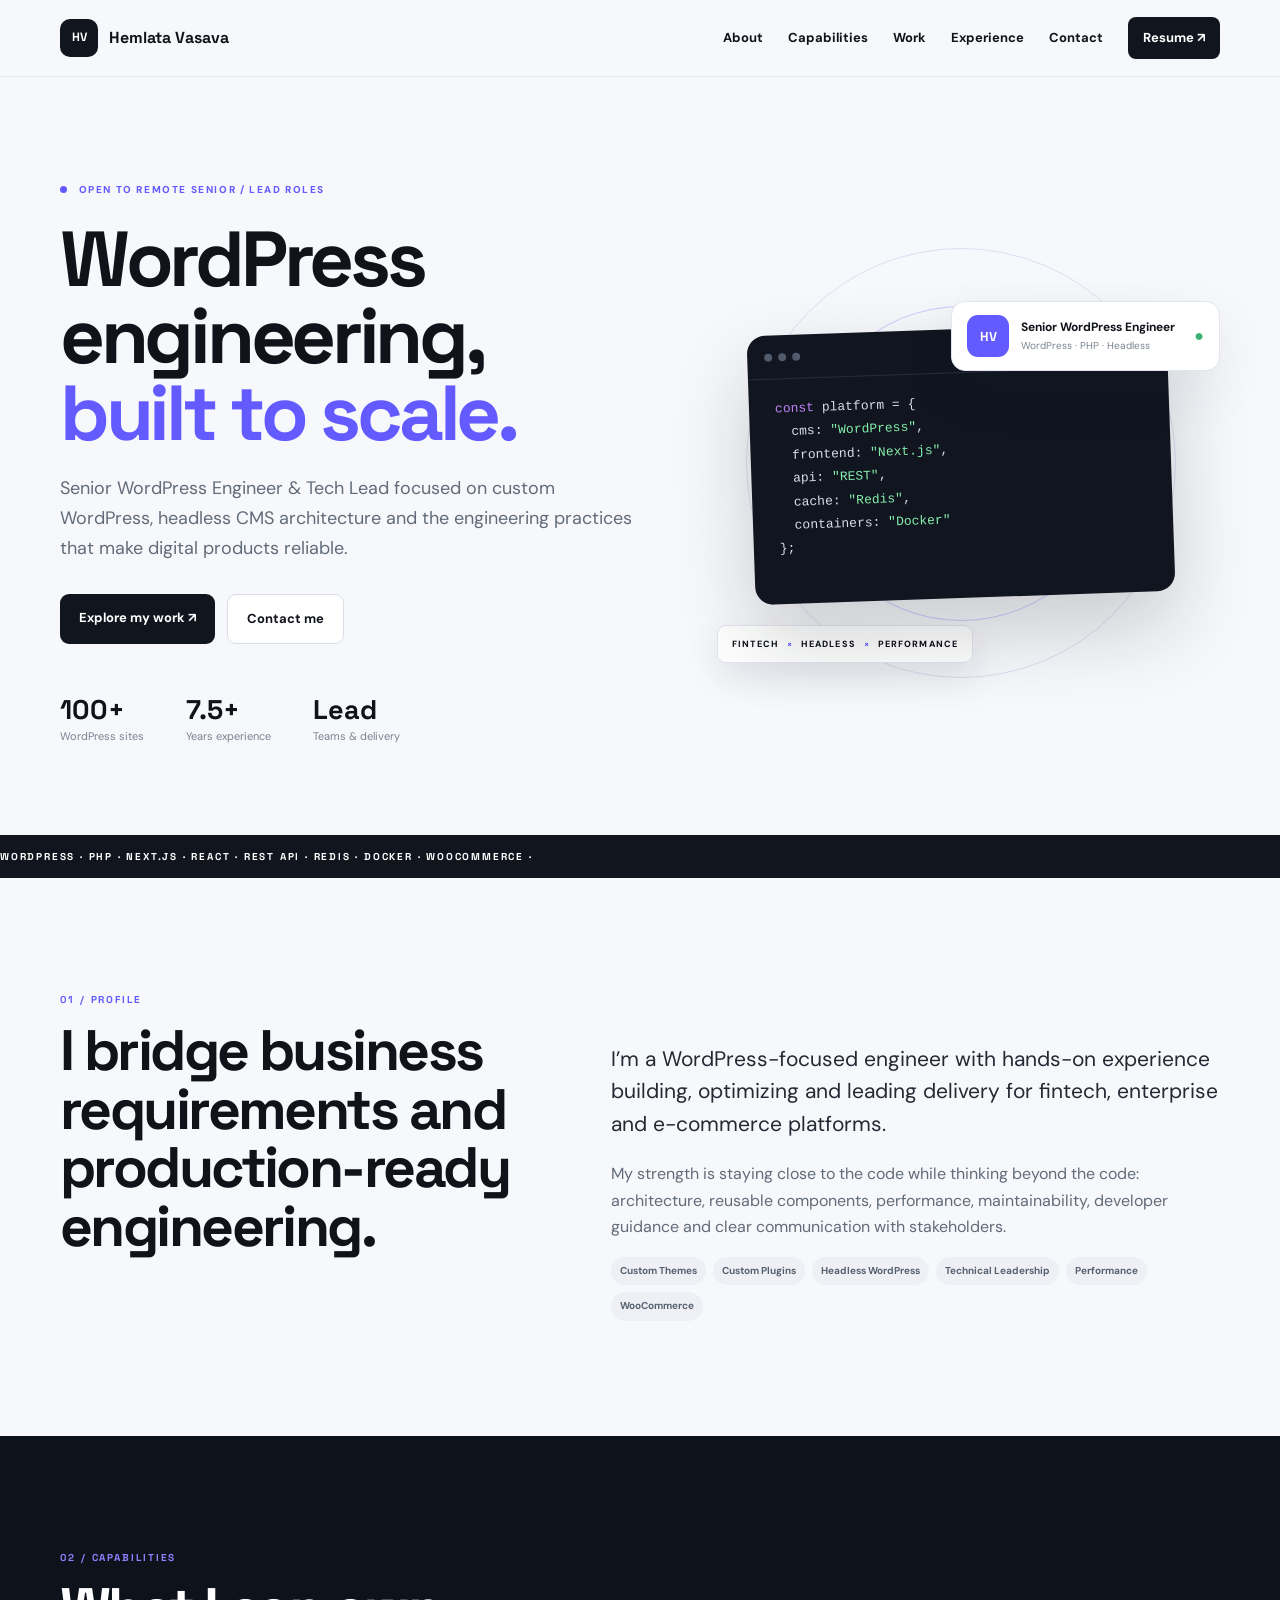
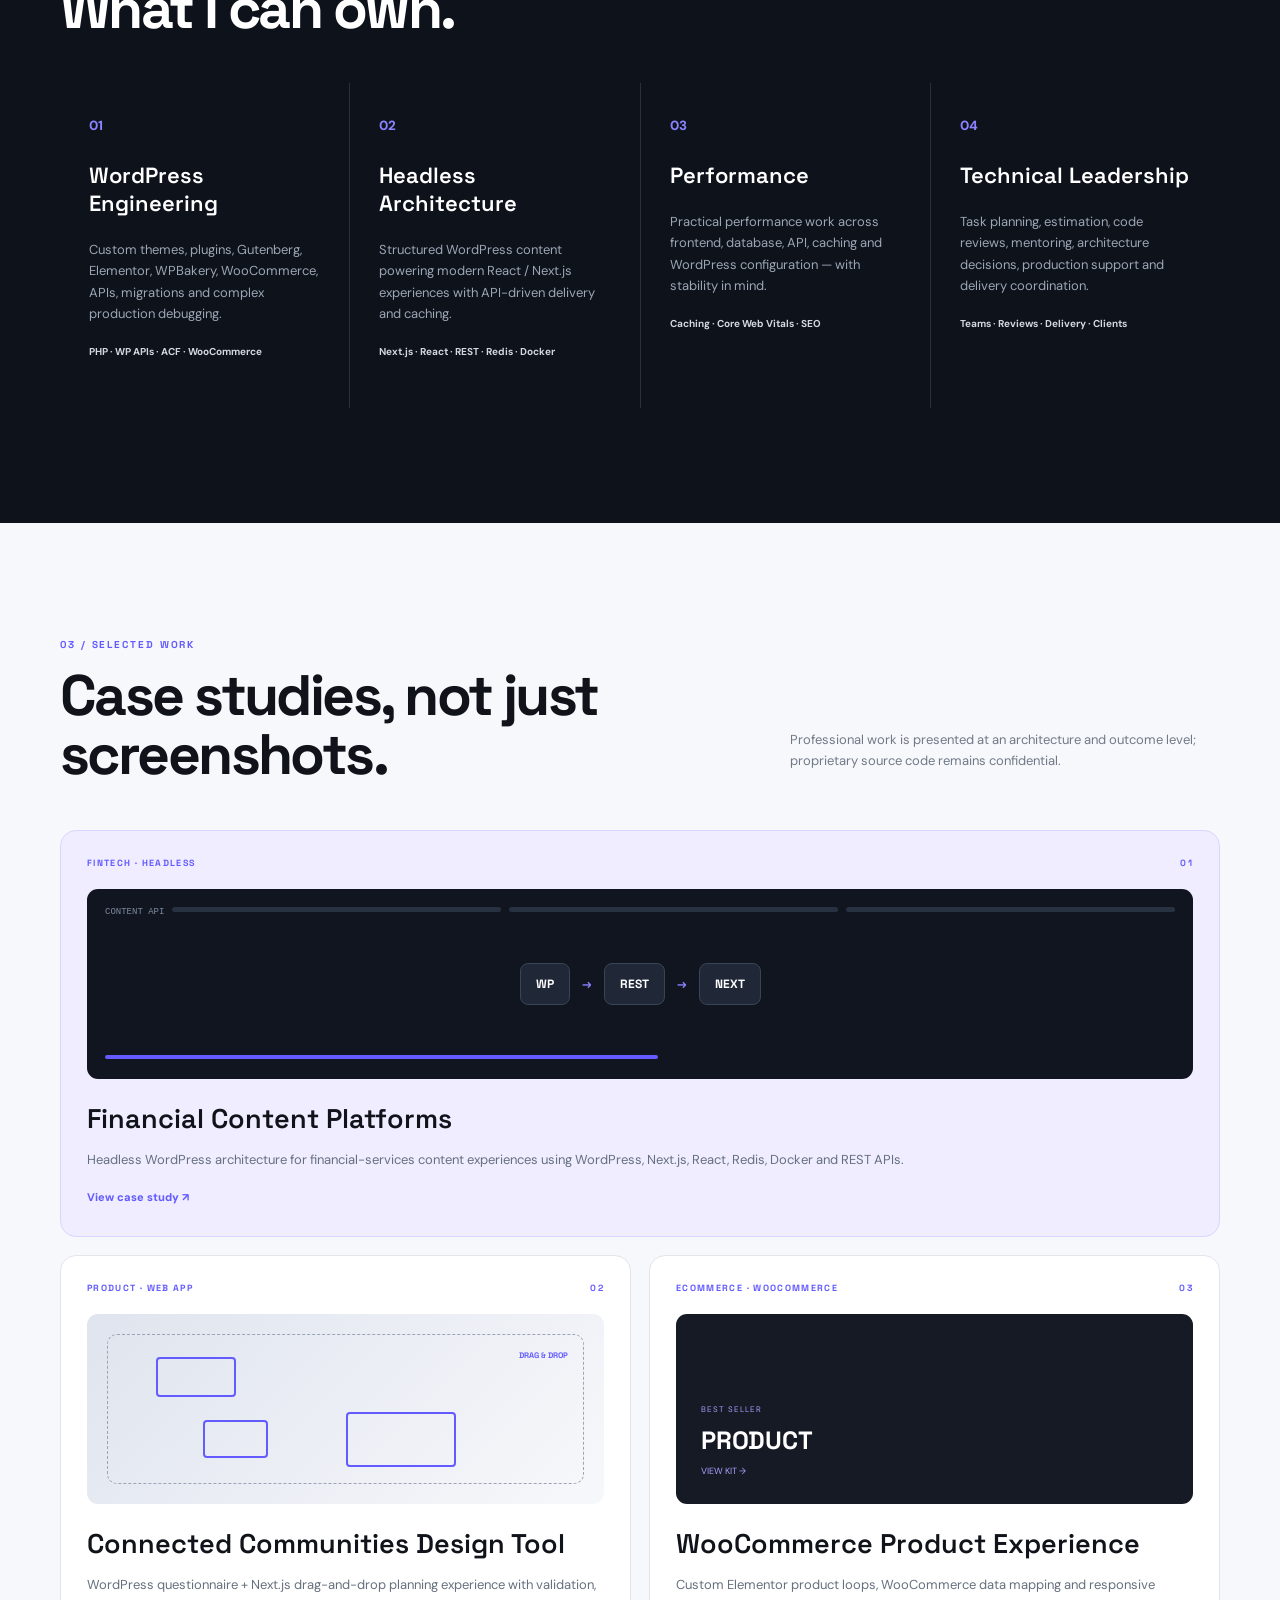
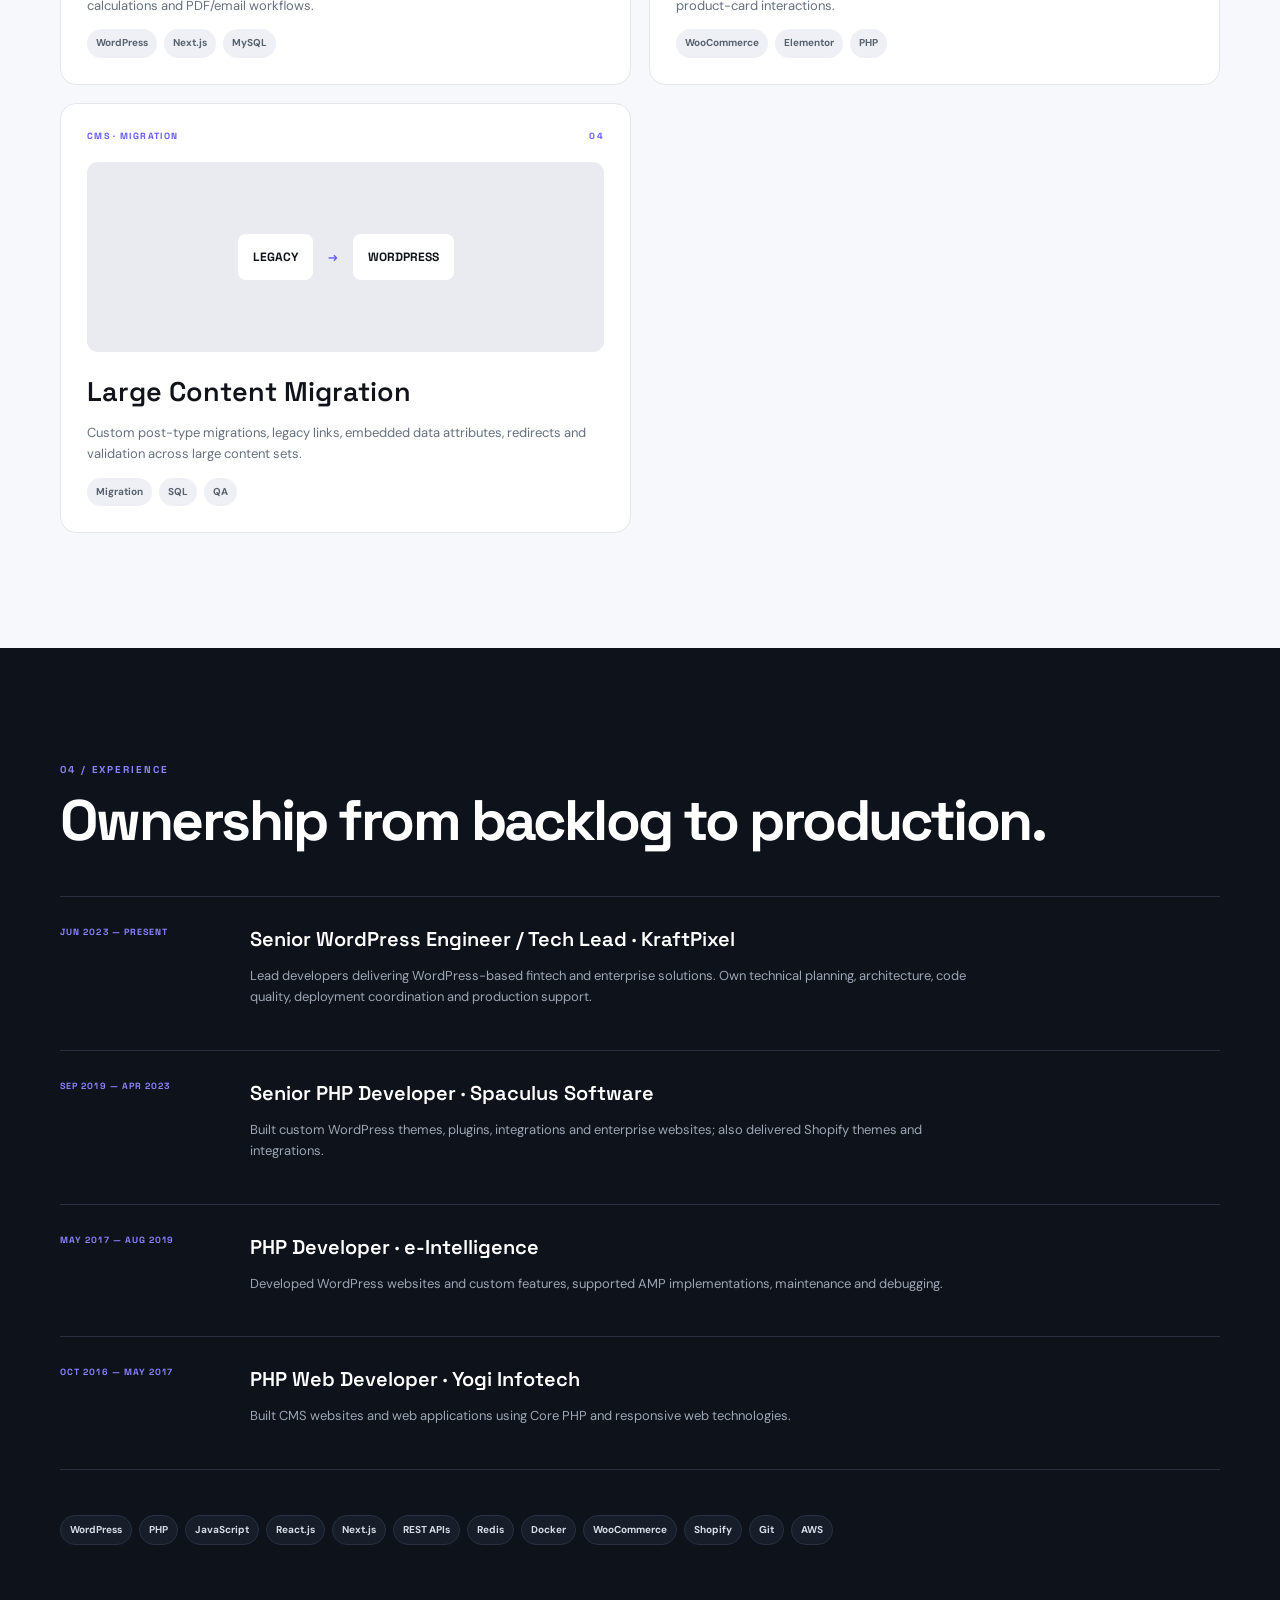
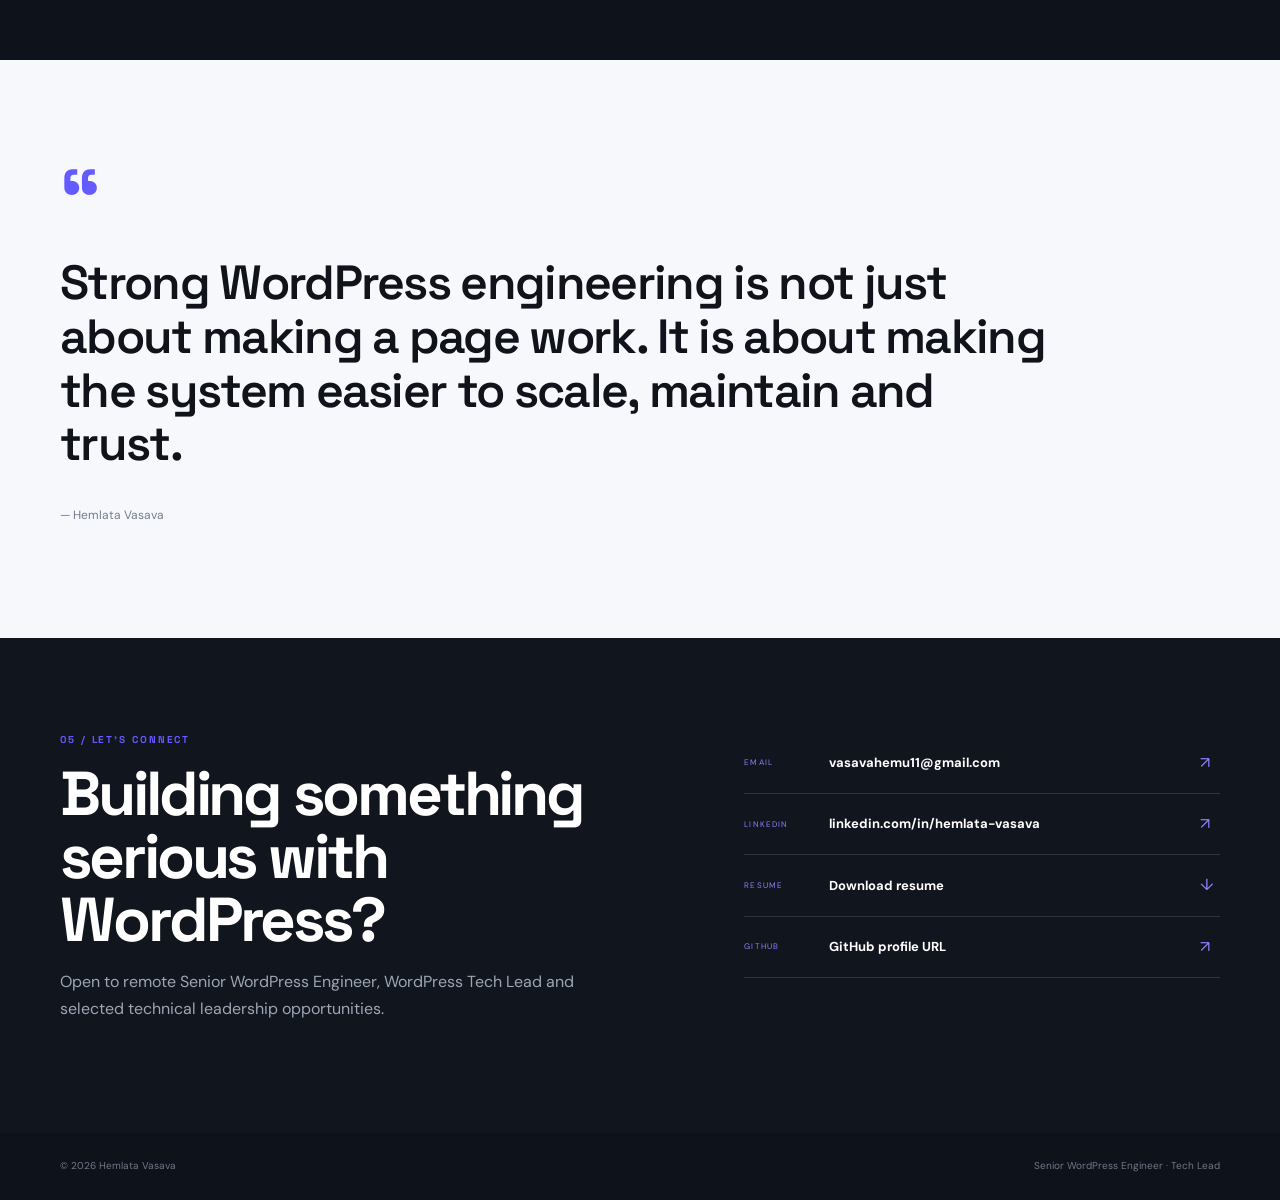
<file: index.html>
<!doctype html>
<html lang="en">
<head>
<meta charset="utf-8">
<meta name="viewport" content="width=device-width,initial-scale=1">
<title>Hemlata Vasava — Senior WordPress Engineer & Tech Lead</title>
<meta name="description" content="Hemlata Vasava — Senior WordPress Engineer and Tech Lead specializing in custom WordPress, headless WordPress, Next.js, React, PHP, performance and technical leadership.">
<link rel="preconnect" href="https://fonts.googleapis.com"><link rel="preconnect" href="https://fonts.gstatic.com" crossorigin>
<link href="https://fonts.googleapis.com/css2?family=DM+Sans:wght@400;500;600;700&family=Space+Grotesk:wght@500;600;700&display=swap" rel="stylesheet">
<link rel="stylesheet" href="assets/style.css">
</head>
<body>
<div class="progress"></div>
<header class="header"><nav class="nav shell">
<a class="logo" href="#top"><b>HV</b><span>Hemlata Vasava</span></a>
<button class="menu" aria-label="Menu">☰</button>
<div class="links"><a href="#about">About</a><a href="#capabilities">Capabilities</a><a href="#work">Work</a><a href="#experience">Experience</a><a href="#contact">Contact</a><a class="resume" href="assets/Hemlata-Vasava-Resume.pdf" download>Resume ↗</a></div>
</nav></header>

<main id="top">
<section class="hero shell">
<div class="hero-copy reveal">
<div class="availability"><span></span> OPEN TO REMOTE SENIOR / LEAD ROLES</div>
<h1>WordPress engineering,<br><i>built to scale.</i></h1>
<p class="intro">Senior WordPress Engineer &amp; Tech Lead focused on custom WordPress, headless CMS architecture and the engineering practices that make digital products reliable.</p>
<div class="actions"><a class="btn primary" href="#work">Explore my work <span>↗</span></a><a class="btn ghost" href="mailto:vasavahemu11@gmail.com">Contact me</a></div>
<div class="stats"><div><strong>100+</strong><small>WordPress sites</small></div><div><strong>7.5+</strong><small>Years experience</small></div><div><strong>Lead</strong><small>Teams &amp; delivery</small></div></div>
</div>
<div class="hero-art reveal">
<div class="orbit o1"></div><div class="orbit o2"></div>
<div class="profile-card">
<div class="avatar">HV</div>
<div><b>Senior WordPress Engineer</b><small>WordPress · PHP · Headless</small></div>
<div class="signal">●</div>
</div>
<div class="code-card"><div class="dots"><span></span><span></span><span></span><em>architecture.ts</em></div>
<pre><code><span>const</span> platform = {
  cms: <strong>"WordPress"</strong>,
  frontend: <strong>"Next.js"</strong>,
  api: <strong>"REST"</strong>,
  cache: <strong>"Redis"</strong>,
  containers: <strong>"Docker"</strong>
};</code></pre></div>
<div class="floating">FINTECH <b>×</b> HEADLESS <b>×</b> PERFORMANCE</div>
</div>
</section>

<section class="marquee"><div>WORDPRESS · PHP · NEXT.JS · REACT · REST API · REDIS · DOCKER · WOOCOMMERCE ·</div></section>

<section id="about" class="section shell">
<div class="eyebrow">01 / PROFILE</div>
<div class="two">
<div><h2>I bridge business requirements and production-ready engineering.</h2></div>
<div class="copy"><p class="big">I’m a WordPress-focused engineer with hands-on experience building, optimizing and leading delivery for fintech, enterprise and e-commerce platforms.</p><p>My strength is staying close to the code while thinking beyond the code: architecture, reusable components, performance, maintainability, developer guidance and clear communication with stakeholders.</p><div class="pill-row"><span>Custom Themes</span><span>Custom Plugins</span><span>Headless WordPress</span><span>Technical Leadership</span><span>Performance</span><span>WooCommerce</span></div></div>
</div>
</section>

<section id="capabilities" class="dark section">
<div class="shell"><div class="eyebrow">02 / CAPABILITIES</div><h2>What I can own.</h2>
<div class="cap-grid">
<article><small>01</small><h3>WordPress Engineering</h3><p>Custom themes, plugins, Gutenberg, Elementor, WPBakery, WooCommerce, APIs, migrations and complex production debugging.</p><b>PHP · WP APIs · ACF · WooCommerce</b></article>
<article><small>02</small><h3>Headless Architecture</h3><p>Structured WordPress content powering modern React / Next.js experiences with API-driven delivery and caching.</p><b>Next.js · React · REST · Redis · Docker</b></article>
<article><small>03</small><h3>Performance</h3><p>Practical performance work across frontend, database, API, caching and WordPress configuration — with stability in mind.</p><b>Caching · Core Web Vitals · SEO</b></article>
<article><small>04</small><h3>Technical Leadership</h3><p>Task planning, estimation, code reviews, mentoring, architecture decisions, production support and delivery coordination.</p><b>Teams · Reviews · Delivery · Clients</b></article>
</div></div>
</section>

<section id="work" class="section shell">
<div class="eyebrow">03 / SELECTED WORK</div><div class="heading-row"><h2>Case studies, not just screenshots.</h2><p>Professional work is presented at an architecture and outcome level; proprietary source code remains confidential.</p></div>
<div class="work-grid">
<a class="case featured reveal" href="projects/fintech-headless.html"><div class="case-meta"><span>FINTECH · HEADLESS</span><b>01</b></div><div class="visual finance"><div class="mini-ui"><span>CONTENT API</span><i></i><i></i><i></i></div><div class="diagram"><span>WP</span><b>→</b><span>REST</span><b>→</b><span>NEXT</span></div><div class="mini-line"></div></div><h3>Financial Content Platforms</h3><p>Headless WordPress architecture for financial-services content experiences using WordPress, Next.js, React, Redis, Docker and REST APIs.</p><span class="learn">View case study ↗</span></a>
<article class="case reveal"><div class="case-meta"><span>PRODUCT · WEB APP</span><b>02</b></div><div class="visual canvas"><div class="map"><span></span><span></span><span></span><i>DRAG &amp; DROP</i></div></div><h3>Connected Communities Design Tool</h3><p>WordPress questionnaire + Next.js drag-and-drop planning experience with validation, calculations and PDF/email workflows.</p><div class="tags"><span>WordPress</span><span>Next.js</span><span>MySQL</span></div></article>
<article class="case reveal"><div class="case-meta"><span>ECOMMERCE · WOOCOMMERCE</span><b>03</b></div><div class="visual shop"><div class="product-ui"><span>BEST SELLER</span><b>PRODUCT</b><i>VIEW KIT →</i></div></div><h3>WooCommerce Product Experience</h3><p>Custom Elementor product loops, WooCommerce data mapping and responsive product-card interactions.</p><div class="tags"><span>WooCommerce</span><span>Elementor</span><span>PHP</span></div></article>
<article class="case reveal"><div class="case-meta"><span>CMS · MIGRATION</span><b>04</b></div><div class="visual migration"><div class="migrate"><span>LEGACY</span><b>→</b><span>WORDPRESS</span></div></div><h3>Large Content Migration</h3><p>Custom post-type migrations, legacy links, embedded data attributes, redirects and validation across large content sets.</p><div class="tags"><span>Migration</span><span>SQL</span><span>QA</span></div></article>
</div>
</section>

<section id="experience" class="dark section">
<div class="shell"><div class="eyebrow">04 / EXPERIENCE</div><h2>Ownership from backlog to production.</h2>
<div class="timeline">
<div><span>JUN 2023 — PRESENT</span><article><h3>Senior WordPress Engineer / Tech Lead · KraftPixel</h3><p>Lead developers delivering WordPress-based fintech and enterprise solutions. Own technical planning, architecture, code quality, deployment coordination and production support.</p></article></div>
<div><span>SEP 2019 — APR 2023</span><article><h3>Senior PHP Developer · Spaculus Software</h3><p>Built custom WordPress themes, plugins, integrations and enterprise websites; also delivered Shopify themes and integrations.</p></article></div>
<div><span>MAY 2017 — AUG 2019</span><article><h3>PHP Developer · e-Intelligence</h3><p>Developed WordPress websites and custom features, supported AMP implementations, maintenance and debugging.</p></article></div>
<div><span>OCT 2016 — MAY 2017</span><article><h3>PHP Web Developer · Yogi Infotech</h3><p>Built CMS websites and web applications using Core PHP and responsive web technologies.</p></article></div>
</div>
<div class="stack"><span>WordPress</span><span>PHP</span><span>JavaScript</span><span>React.js</span><span>Next.js</span><span>REST APIs</span><span>Redis</span><span>Docker</span><span>WooCommerce</span><span>Shopify</span><span>Git</span><span>AWS</span></div>
</div>
</section>

<section class="quote section shell"><div class="quote-mark">“</div><blockquote>Strong WordPress engineering is not just about making a page work. It is about making the system easier to scale, maintain and trust.</blockquote><span>— Hemlata Vasava</span></section>

<section id="contact" class="contact"><div class="shell contact-box"><div><div class="eyebrow">05 / LET'S CONNECT</div><h2>Building something serious with WordPress?</h2><p>Open to remote Senior WordPress Engineer, WordPress Tech Lead and selected technical leadership opportunities.</p></div><div class="contact-links"><a href="mailto:vasavahemu11@gmail.com"><small>EMAIL</small><b>vasavahemu11@gmail.com</b><span>↗</span></a><a href="https://in.linkedin.com/in/hemlata-vasava-2b31a5101" target="_blank" rel="noopener"><small>LINKEDIN</small><b>linkedin.com/in/hemlata-vasava</b><span>↗</span></a><a href="assets/Hemlata-Vasava-Resume.pdf" download><small>RESUME</small><b>Download resume</b><span>↓</span></a><a href="https://github.com/hemlatavsv" target="_blank"><small>GITHUB</small><b>GitHub profile URL</b><span>↗</span></a></div></div></section>
</main>
<footer><div class="shell"><span>© 2026 Hemlata Vasava</span><span>Senior WordPress Engineer · Tech Lead</span></div></footer>
<script src="assets/script.js"></script>
</body></html>
</file>
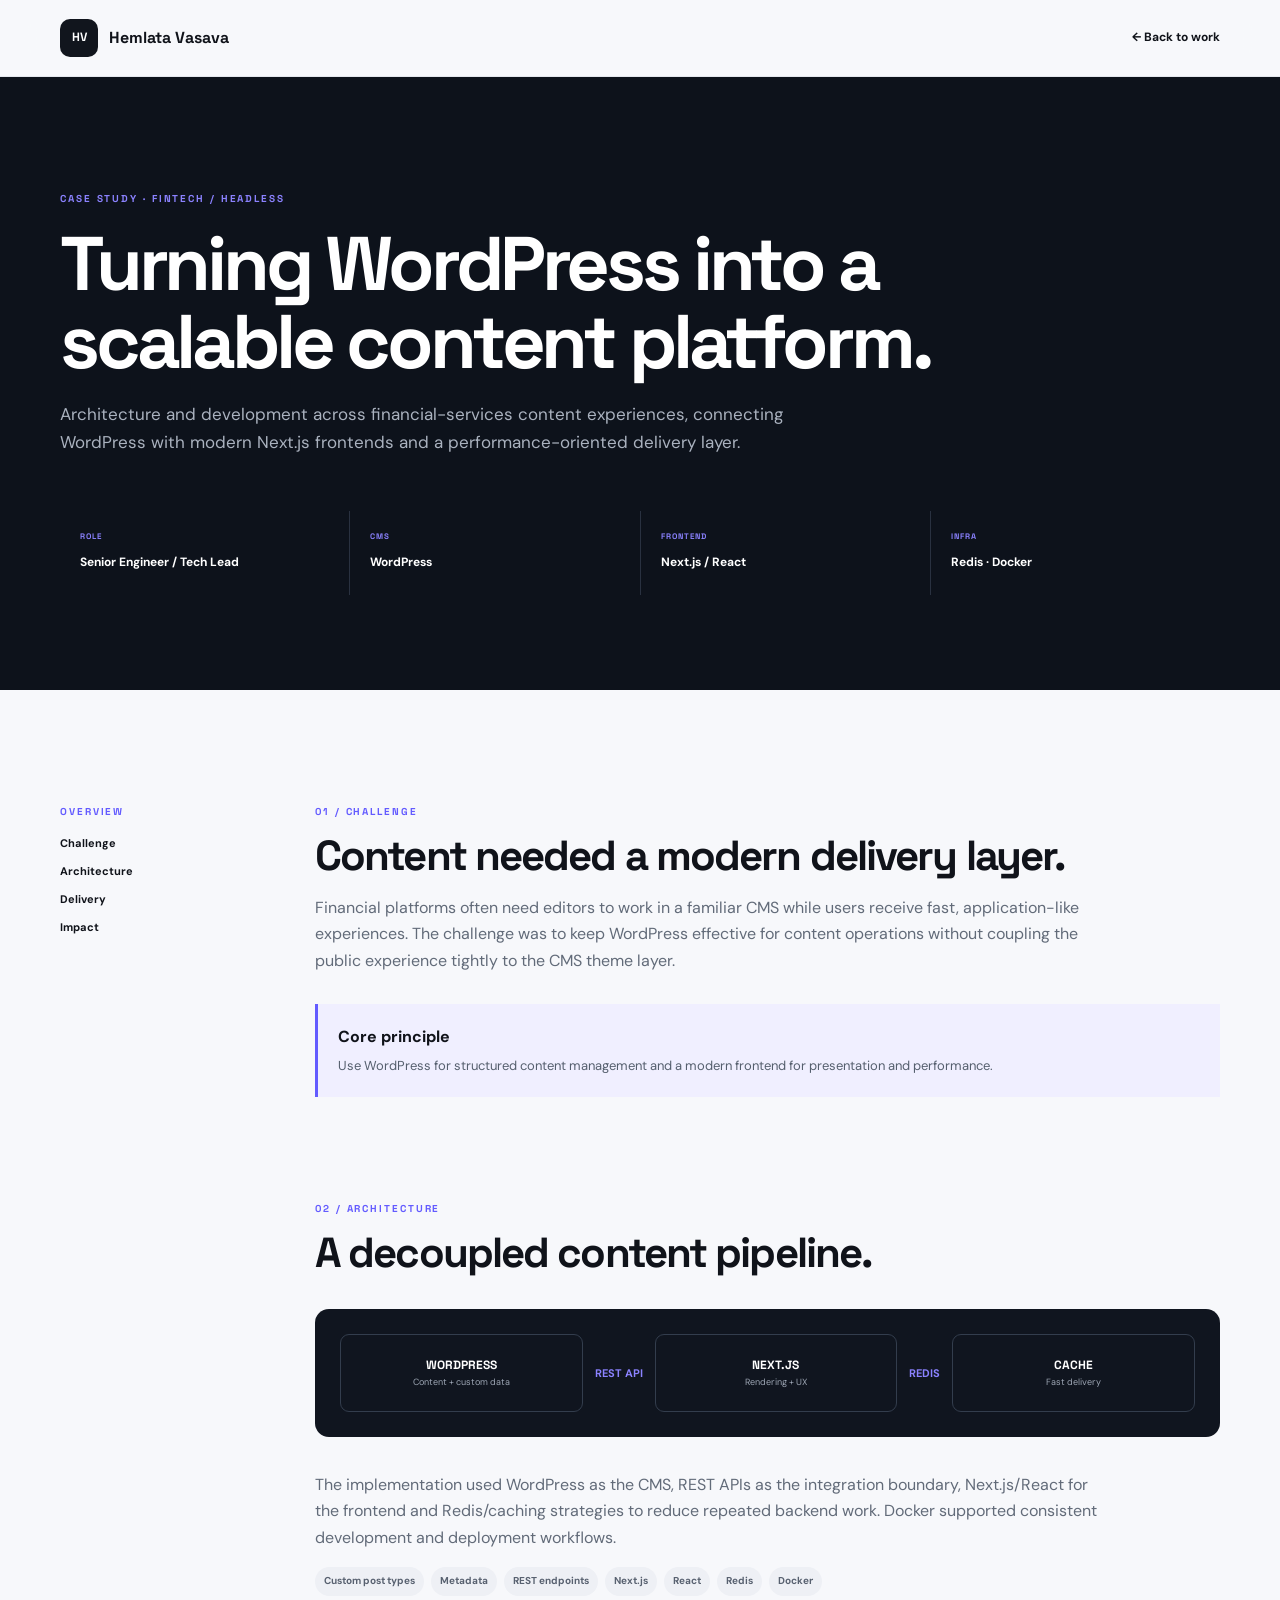
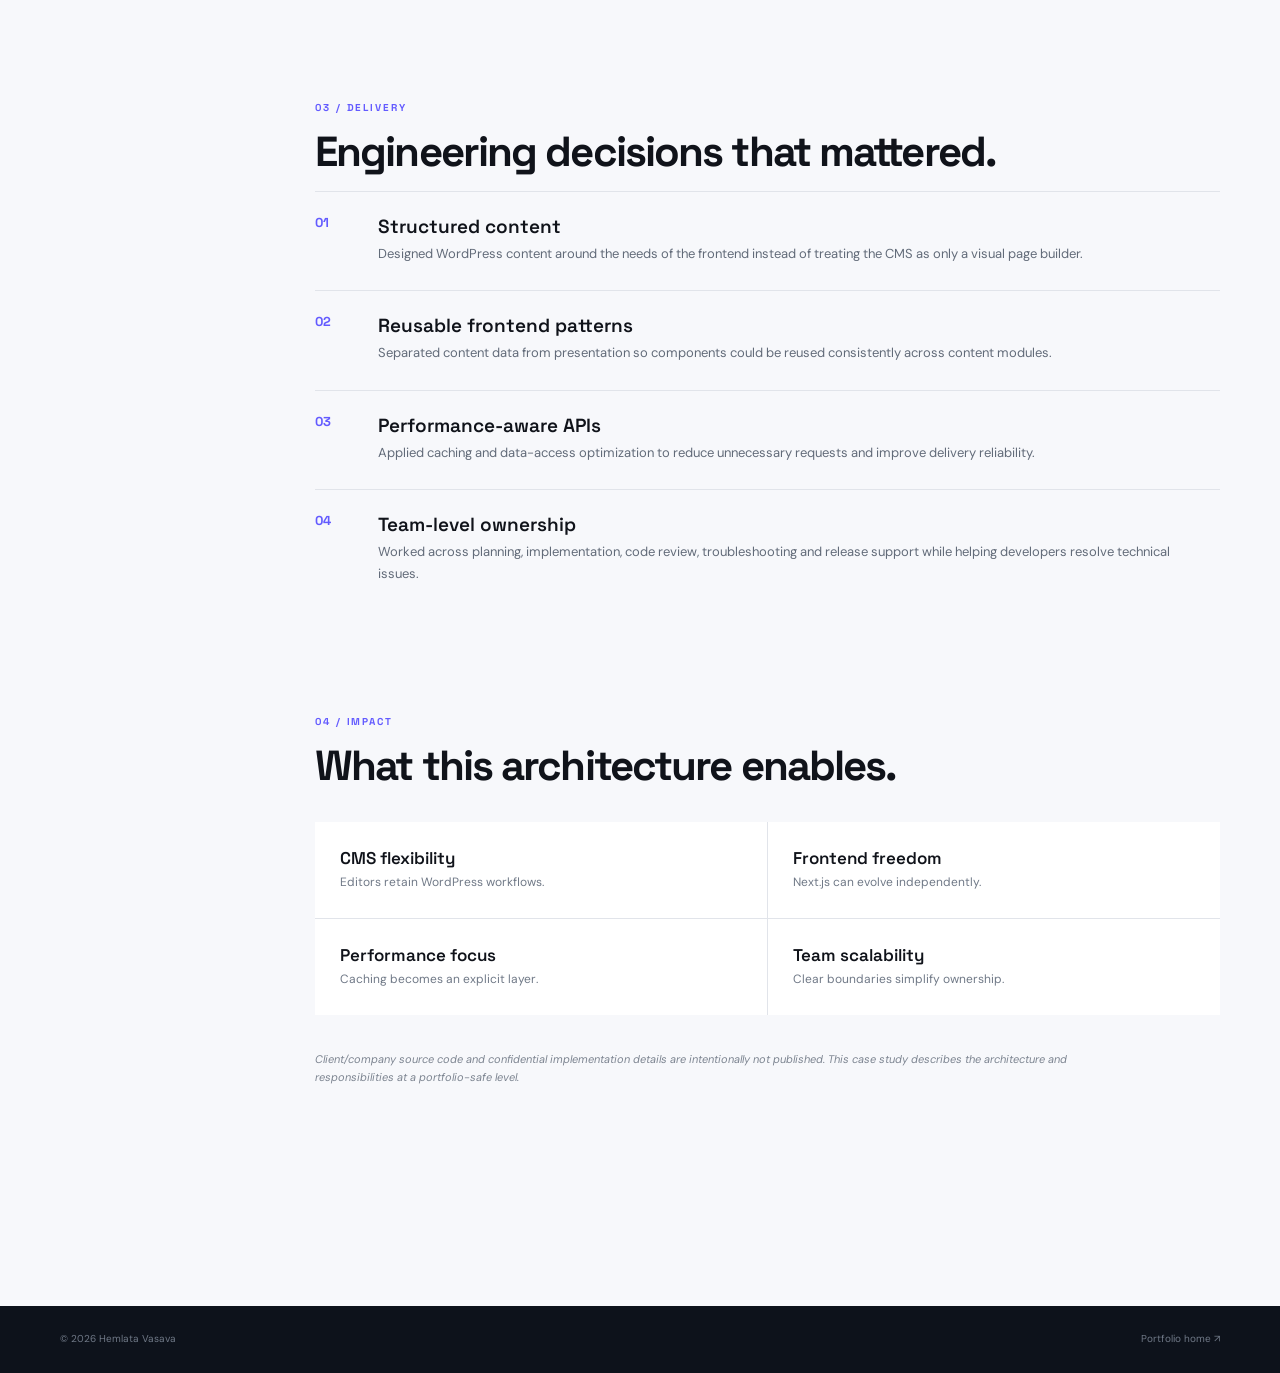
<file: projects/fintech-headless.html>
<!doctype html>
<html lang="en"><head><meta charset="utf-8"><meta name="viewport" content="width=device-width,initial-scale=1">
<title>Financial Content Platforms — Hemlata Vasava</title>
<meta name="description" content="Case study: headless WordPress architecture for financial-services content platforms.">
<link rel="preconnect" href="https://fonts.googleapis.com"><link rel="preconnect" href="https://fonts.gstatic.com" crossorigin>
<link href="https://fonts.googleapis.com/css2?family=DM+Sans:wght@400;500;600;700&family=Space+Grotesk:wght@500;600;700&display=swap" rel="stylesheet"><link rel="stylesheet" href="../assets/style.css"></head>
<body class="case-page">
<header class="header"><nav class="nav shell"><a class="logo" href="../index.html"><b>HV</b><span>Hemlata Vasava</span></a><a class="back" href="../index.html#work">← Back to work</a></nav></header>
<main>
<section class="case-hero dark"><div class="shell"><div class="eyebrow">CASE STUDY · FINTECH / HEADLESS</div><h1>Turning WordPress into a scalable content platform.</h1><p>Architecture and development across financial-services content experiences, connecting WordPress with modern Next.js frontends and a performance-oriented delivery layer.</p><div class="case-stats"><div><small>ROLE</small><b>Senior Engineer / Tech Lead</b></div><div><small>CMS</small><b>WordPress</b></div><div><small>FRONTEND</small><b>Next.js / React</b></div><div><small>INFRA</small><b>Redis · Docker</b></div></div></div></section>
<section class="section shell"><div class="case-layout"><aside><div class="eyebrow">OVERVIEW</div><nav><a href="#challenge">Challenge</a><a href="#architecture">Architecture</a><a href="#delivery">Delivery</a><a href="#impact">Impact</a></nav></aside><article class="case-content">
<section id="challenge"><div class="eyebrow">01 / CHALLENGE</div><h2>Content needed a modern delivery layer.</h2><p>Financial platforms often need editors to work in a familiar CMS while users receive fast, application-like experiences. The challenge was to keep WordPress effective for content operations without coupling the public experience tightly to the CMS theme layer.</p><div class="callout"><b>Core principle</b><span>Use WordPress for structured content management and a modern frontend for presentation and performance.</span></div></section>
<section id="architecture"><div class="eyebrow">02 / ARCHITECTURE</div><h2>A decoupled content pipeline.</h2><div class="arch"><div>WORDPRESS<br><small>Content + custom data</small></div><b>REST API</b><div>NEXT.JS<br><small>Rendering + UX</small></div><b>REDIS</b><div>CACHE<br><small>Fast delivery</small></div></div><p>The implementation used WordPress as the CMS, REST APIs as the integration boundary, Next.js/React for the frontend and Redis/caching strategies to reduce repeated backend work. Docker supported consistent development and deployment workflows.</p><div class="tech-list"><span>Custom post types</span><span>Metadata</span><span>REST endpoints</span><span>Next.js</span><span>React</span><span>Redis</span><span>Docker</span></div></section>
<section id="delivery"><div class="eyebrow">03 / DELIVERY</div><h2>Engineering decisions that mattered.</h2><div class="decision"><b>01</b><div><h3>Structured content</h3><p>Designed WordPress content around the needs of the frontend instead of treating the CMS as only a visual page builder.</p></div></div><div class="decision"><b>02</b><div><h3>Reusable frontend patterns</h3><p>Separated content data from presentation so components could be reused consistently across content modules.</p></div></div><div class="decision"><b>03</b><div><h3>Performance-aware APIs</h3><p>Applied caching and data-access optimization to reduce unnecessary requests and improve delivery reliability.</p></div></div><div class="decision"><b>04</b><div><h3>Team-level ownership</h3><p>Worked across planning, implementation, code review, troubleshooting and release support while helping developers resolve technical issues.</p></div></div></section>
<section id="impact"><div class="eyebrow">04 / IMPACT</div><h2>What this architecture enables.</h2><div class="impact-grid"><div><b>CMS flexibility</b><span>Editors retain WordPress workflows.</span></div><div><b>Frontend freedom</b><span>Next.js can evolve independently.</span></div><div><b>Performance focus</b><span>Caching becomes an explicit layer.</span></div><div><b>Team scalability</b><span>Clear boundaries simplify ownership.</span></div></div><p class="note">Client/company source code and confidential implementation details are intentionally not published. This case study describes the architecture and responsibilities at a portfolio-safe level.</p></section>
</article></div></section>
</main>
<footer><div class="shell"><span>© 2026 Hemlata Vasava</span><a href="../index.html">Portfolio home ↗</a></div></footer>
</body></html>
</file>
<file: assets/style.css>
*{box-sizing:border-box}html{scroll-behavior:smooth}body{margin:0;background:#f7f8fb;color:#10131a;font-family:"DM Sans",sans-serif;line-height:1.65}a{text-decoration:none;color:inherit}.shell{width:min(1160px,92%);margin:auto}.header{position:sticky;top:0;z-index:50;background:rgba(247,248,251,.86);backdrop-filter:blur(18px);border-bottom:1px solid #e4e7ed}.nav{height:76px;display:flex;align-items:center;justify-content:space-between}.logo{display:flex;gap:11px;align-items:center;font-family:"Space Grotesk";font-weight:700}.logo b{display:grid;place-items:center;background:#11151d;color:#fff;border-radius:10px;width:38px;height:38px;font-size:12px}.links{display:flex;align-items:center;gap:25px;font-size:13px;font-weight:700}.links a:hover,.back:hover{color:#635bff}.resume{background:#11151d;color:#fff;padding:10px 15px;border-radius:8px}.menu{display:none;border:0;background:none;font-size:24px}.hero{min-height:690px;padding:105px 0 90px;display:grid;grid-template-columns:1.05fr .95fr;gap:70px;align-items:center}.availability{font-size:10px;font-weight:800;letter-spacing:.16em;color:#635bff}.availability span{display:inline-block;width:7px;height:7px;border-radius:50%;background:#635bff;margin-right:8px}.hero h1{font:700 clamp(48px,6.5vw,78px)/.99 "Space Grotesk";letter-spacing:-.055em;margin:22px 0}.hero h1 i{font-style:normal;color:#635bff}.intro{font-size:18px;color:#626b79;max-width:680px}.actions{display:flex;gap:12px;margin:31px 0 48px}.btn{padding:13px 19px;border-radius:9px;font-weight:700;font-size:13px}.primary{background:#11151d;color:#fff}.ghost{border:1px solid #d9dde5;background:#fff}.stats{display:flex;gap:42px}.stats div{display:flex;flex-direction:column}.stats strong{font:700 27px "Space Grotesk"}.stats small{font-size:11px;color:#7a8390}.hero-art{height:470px;position:relative;display:grid;place-items:center}.orbit{position:absolute;border:1px solid #dddff0;border-radius:50%}.o1{width:430px;height:430px}.o2{width:315px;height:315px;border-color:#cfcaff}.profile-card{position:absolute;z-index:3;top:73px;right:0;background:#fff;border:1px solid #e2e5ec;border-radius:14px;padding:13px 15px;display:flex;gap:12px;align-items:center;box-shadow:0 20px 55px #1b234013}.avatar{width:42px;height:42px;border-radius:11px;background:#635bff;color:#fff;display:grid;place-items:center;font:700 13px "Space Grotesk"}.profile-card b,.profile-card small{display:block}.profile-card b{font-size:12px}.profile-card small{font-size:10px;color:#7b8492}.signal{color:#3bb273;margin-left:7px}.code-card{position:absolute;z-index:2;width:420px;background:#10151f;color:#d8deea;border-radius:18px;padding-bottom:25px;box-shadow:0 35px 80px #10151f32;transform:rotate(-2deg)}.dots{height:44px;border-bottom:1px solid #262d3a;padding:0 17px;display:flex;gap:6px;align-items:center}.dots span{width:8px;height:8px;border-radius:50%;background:#525b6b}.dots em{font:11px monospace;color:#6f7a8d;margin-left:auto}.code-card pre{padding:18px 26px;margin:0;font:13px/1.8 ui-monospace,monospace}.code-card code span{color:#c084fc}.code-card code strong{color:#86efac;font-weight:500}.floating{position:absolute;bottom:35px;left:15px;background:#fff;border:1px solid #e2e5ec;padding:11px 14px;border-radius:9px;box-shadow:0 15px 35px #1b234018;font-size:9px;letter-spacing:.12em;font-weight:800}.floating b{color:#635bff;margin:0 5px}.marquee{overflow:hidden;background:#11151d;color:#fff;padding:15px 0;font:700 10px "Space Grotesk";letter-spacing:.18em;white-space:nowrap}.marquee div{animation:marquee 24s linear infinite}@keyframes marquee{to{transform:translateX(-35%)}}.section{padding:115px 0}.eyebrow{font:800 10px "Space Grotesk";letter-spacing:.19em;color:#635bff;margin-bottom:16px}.two{display:grid;grid-template-columns:.85fr 1.15fr;gap:100px}.section h2{font:700 clamp(37px,4.6vw,57px)/1.03 "Space Grotesk";letter-spacing:-.045em;margin:0}.copy{color:#626b79}.copy .big{font-size:21px;color:#242a34;line-height:1.55}.pill-row,.tags,.tech-list,.stack{display:flex;flex-wrap:wrap;gap:7px}.pill-row span,.tags span,.tech-list span,.stack span{font-size:10px;font-weight:700;padding:6px 9px;background:#eef0f5;border-radius:999px;color:#586170}.dark{background:#0d121b;color:#fff}.dark .eyebrow{color:#8b82ff}.cap-grid{display:grid;grid-template-columns:repeat(4,1fr);gap:1px;background:#293140;margin-top:45px}.cap-grid article{background:#0d121b;padding:29px;min-height:325px}.cap-grid small{color:#8b82ff;font-weight:800}.cap-grid h3{font:600 22px "Space Grotesk"}.cap-grid p{font-size:13px;color:#9da6b4}.cap-grid b{font-size:10px;color:#d3d8e0}.heading-row{display:flex;align-items:end;justify-content:space-between;gap:40px}.heading-row p{max-width:430px;color:#707987;font-size:13px}.work-grid{display:grid;grid-template-columns:1fr 1fr;gap:18px;margin-top:45px}.case{display:block;background:#fff;border:1px solid #e2e5ec;border-radius:16px;padding:26px;transition:.3s}.case:hover{transform:translateY(-5px);box-shadow:0 20px 45px #1720330e}.case.featured{grid-column:span 2;background:#efedff;border-color:#dbd6ff}.case-meta{display:flex;justify-content:space-between;font:800 9px "Space Grotesk";letter-spacing:.15em;color:#635bff}.case h3{font:600 27px "Space Grotesk";margin:22px 0 8px}.case p{font-size:13px;color:#66707e}.learn{font-size:11px;font-weight:800;color:#635bff}.visual{height:190px;border-radius:11px;margin:20px 0 10px;overflow:hidden;position:relative}.finance{background:#10151f;display:grid;place-items:center}.diagram{display:flex;align-items:center;gap:12px;color:#fff;font:800 12px "Space Grotesk"}.diagram span{padding:12px 15px;background:#202838;border:1px solid #394456;border-radius:8px}.diagram b{color:#8b82ff}.mini-ui{position:absolute;top:18px;left:18px;right:18px;color:#7f8ba0;font:9px monospace;display:flex;gap:8px}.mini-ui i{height:5px;flex:1;background:#283142;border-radius:3px}.mini-line{position:absolute;bottom:20px;left:18px;width:50%;height:4px;background:#635bff;border-radius:5px}.canvas{background:linear-gradient(135deg,#dfe4ee,#f7f8fb)}.map{position:absolute;inset:20px;border:1px dashed #9ba5b5;border-radius:10px}.map span{position:absolute;border:2px solid #635bff;border-radius:4px}.map span:nth-child(1){left:10%;top:15%;width:80px;height:40px}.map span:nth-child(2){left:50%;top:52%;width:110px;height:55px}.map span:nth-child(3){left:20%;top:58%;width:65px;height:38px}.map i{position:absolute;right:15px;top:15px;font:800 8px "Space Grotesk";color:#635bff}.shop{background:#151a25}.product-ui{position:absolute;left:25px;bottom:25px;color:#fff;display:flex;flex-direction:column;gap:8px}.product-ui span{font-size:8px;letter-spacing:.12em;color:#a99fff}.product-ui b{font:700 25px "Space Grotesk"}.product-ui i{font-size:9px;font-style:normal;color:#a99fff}.migration{background:#e9ebf1;display:grid;place-items:center}.migrate{display:flex;align-items:center;gap:15px;font:700 12px "Space Grotesk"}.migrate span{padding:15px;background:#fff;border-radius:8px}.migrate b{color:#635bff}.timeline{border-top:1px solid #293140;margin-top:45px}.timeline>div{display:grid;grid-template-columns:160px 1fr;gap:30px;padding:29px 0;border-bottom:1px solid #293140}.timeline>div>span{font:800 9px "Space Grotesk";color:#8b82ff;letter-spacing:.12em}.timeline h3{font:600 20px "Space Grotesk";margin:0}.timeline p{color:#9da6b4;font-size:13px;max-width:720px}.stack{margin-top:45px}.stack span{background:#171d29;color:#d8dde5;border:1px solid #293140}.quote{padding:110px 0}.quote-mark{font:700 80px "Space Grotesk";color:#635bff;line-height:.7}.quote blockquote{font:600 clamp(28px,4vw,48px)/1.12 "Space Grotesk";max-width:1000px;letter-spacing:-.035em;margin:30px 0}.quote>span{font-size:12px;color:#737d8b}.contact{padding:95px 0;background:#11151d;color:#fff}.contact-box{display:grid;grid-template-columns:1fr .8fr;gap:90px}.contact h2{font:700 clamp(38px,5vw,62px)/1.02 "Space Grotesk";letter-spacing:-.05em;margin:0 0 18px}.contact p{color:#9da6b4;max-width:580px}.contact-links{display:flex;flex-direction:column}.contact-links a,.github-missing{padding:17px 0;border-bottom:1px solid #2b3341;display:grid;grid-template-columns:75px 1fr 20px;gap:10px;align-items:center}.contact-links small{font-size:8px;letter-spacing:.13em;color:#8b82ff}.contact-links b{font-size:13px}.github-missing{opacity:.65}.contact-links span{color:#8b82ff}footer{background:#0d121b;color:#707987;padding:25px 0;font-size:10px}footer .shell{display:flex;justify-content:space-between}.back{font-size:12px;font-weight:700}.progress{position:fixed;top:0;left:0;height:3px;background:#635bff;z-index:100;width:0}.reveal{opacity:0;transform:translateY(18px);transition:.7s ease}.reveal.visible{opacity:1;transform:none}.case-hero{padding:115px 0 95px}.case-hero h1{font:700 clamp(48px,6vw,76px)/1.02 "Space Grotesk";letter-spacing:-.055em;max-width:900px;margin:20px 0}.case-hero>div>p{max-width:760px;color:#aab2bf;font-size:17px}.case-stats{display:grid;grid-template-columns:repeat(4,1fr);gap:1px;background:#293140;margin-top:55px}.case-stats div{background:#0d121b;padding:20px}.case-stats small{display:block;font:800 8px "Space Grotesk";letter-spacing:.14em;color:#8b82ff;margin-bottom:7px}.case-stats b{font-size:12px}.case-layout{display:grid;grid-template-columns:180px 1fr;gap:75px}.case-layout aside{position:sticky;top:110px;height:max-content}.case-layout aside nav{display:flex;flex-direction:column;gap:10px;font-size:11px;font-weight:700}.case-content section{margin-bottom:105px;scroll-margin-top:110px}.case-content h2{font-size:42px;margin-bottom:18px}.case-content p{color:#626b79;max-width:800px}.callout{border-left:3px solid #635bff;background:#f0efff;padding:20px;margin-top:30px;display:flex;flex-direction:column;gap:5px}.callout span{font-size:13px;color:#555f6e}.arch{display:grid;grid-template-columns:1fr auto 1fr auto 1fr;gap:12px;align-items:center;margin:35px 0;padding:25px;background:#10151f;color:#fff;border-radius:14px}.arch div{padding:22px 12px;text-align:center;border:1px solid #333d4d;border-radius:9px;font:700 12px "Space Grotesk"}.arch small{font:400 9px "DM Sans";color:#9da6b4}.arch b{color:#8b82ff;font-size:11px}.decision{display:grid;grid-template-columns:45px 1fr;gap:18px;padding:22px 0;border-top:1px solid #e1e4ea}.decision>b{color:#635bff;font:700 13px "Space Grotesk"}.decision h3{font:600 19px "Space Grotesk";margin:0}.decision p{margin:4px 0;font-size:13px}.impact-grid{display:grid;grid-template-columns:1fr 1fr;gap:1px;background:#e1e4ea;margin:35px 0}.impact-grid div{background:#fff;padding:25px}.impact-grid b,.impact-grid span{display:block}.impact-grid b{font:600 17px "Space Grotesk"}.impact-grid span{font-size:12px;color:#707987;margin-top:4px}.note{font-size:11px!important;color:#7c8490!important;font-style:italic}@media(max-width:850px){.links{display:none}.menu{display:block}.hero,.two,.contact-box,.case-layout{grid-template-columns:1fr}.hero-art{order:-1;height:360px}.code-card{width:min(420px,95%)}.profile-card{top:20px}.o1{width:340px;height:340px}.o2{width:250px;height:250px}.cap-grid{grid-template-columns:1fr 1fr}.work-grid{grid-template-columns:1fr}.case.featured{grid-column:auto}.case-stats{grid-template-columns:1fr 1fr}.case-layout aside{position:static}.arch{grid-template-columns:1fr}.heading-row{display:block}.timeline>div{grid-template-columns:1fr}.contact-box{gap:45px}}@media(max-width:520px){.hero{padding-top:65px}.hero h1{font-size:47px}.stats{gap:18px}.cap-grid{grid-template-columns:1fr}.case-stats,.impact-grid{grid-template-columns:1fr}.case-hero{padding-top:75px}.case-content h2{font-size:34px}.section{padding:80px 0}footer .shell{display:block}footer span{display:block;margin:5px 0}}
</file>
